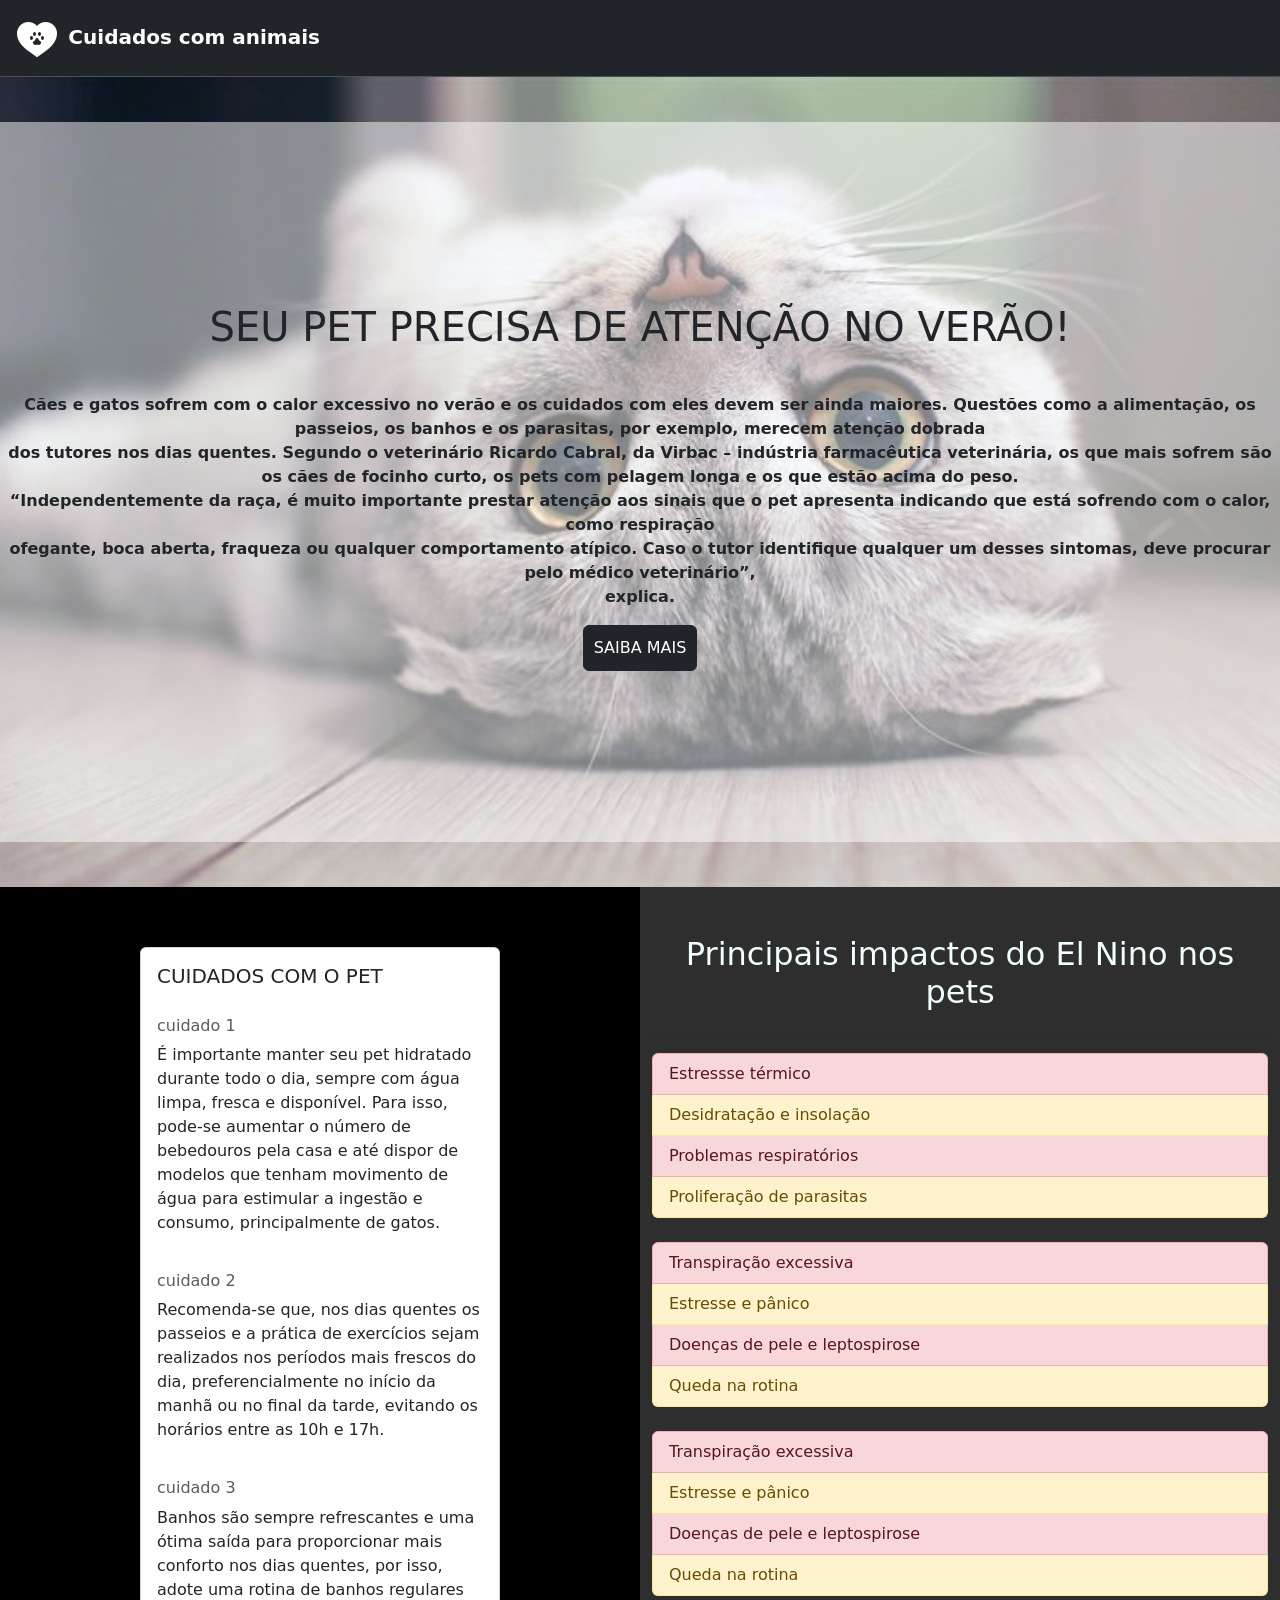
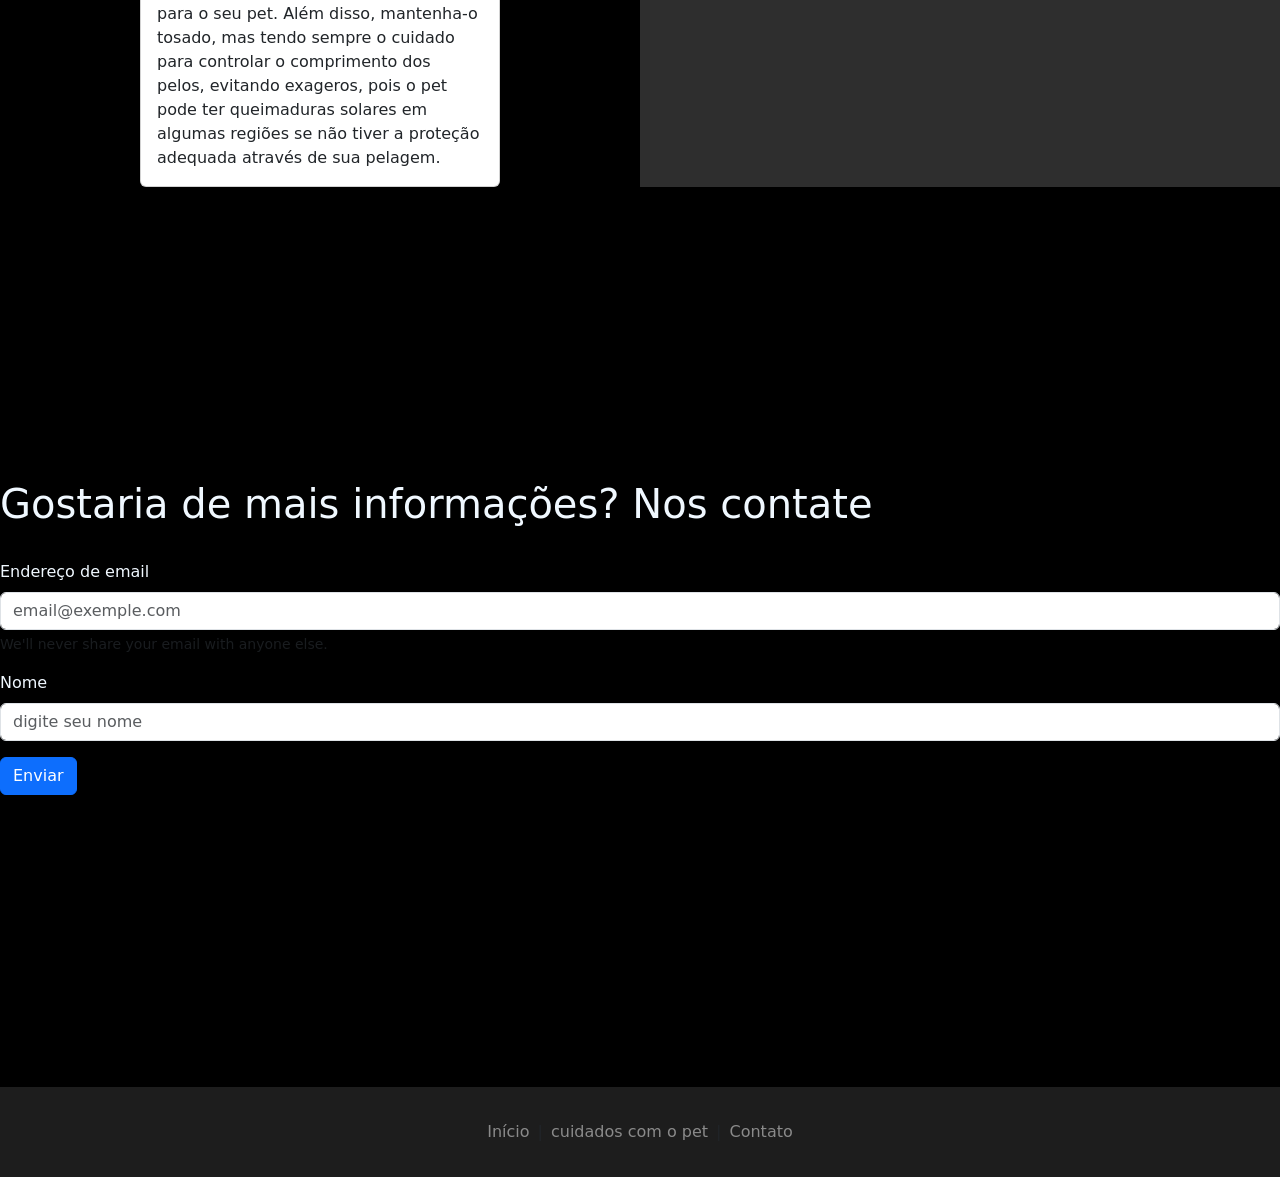
<file: projeto1/projeto01.html>
<!doctype html>
<html lang="en">

<head>
    <meta charset="utf-8">
    <meta name="viewport" content="width=device-width, initial-scale=1">
    <title>Bootstrap demo</title>

    <link href="https://cdn.jsdelivr.net/npm/bootstrap@5.3.8/dist/css/bootstrap.min.css" rel="stylesheet"
        integrity="sha384-sRIl4kxILFvY47J16cr9ZwB07vP4J8+LH7qKQnuqkuIAvNWLzeN8tE5YBujZqJLB" crossorigin="anonymous">

    <style>
        * {
            margin: 0;
            padding: 0;
        }

        #btn-saiba-mais:hover {
            background-color: rgb(230, 230, 230);
            color: black;
            border: rgb(216, 216, 216)
        }

        html {
            scroll-behavior: smooth
        }

        input {
            width: 80px;
        }

        a {
            text-decoration: none;
            color: rgb(138, 138, 138);
        }

        a:hover {
            color: aliceblue;
        }
    </style>
</head>

<body>


    <div style="min-height: 100vh;">
        <header id="inicio" style="min-height: 8vh">
            <nav class="navbar bg-dark border-bottom border-body" data-bs-theme="dark">
                <div class="container-fluid">
                    <a id="a-pg-1" class="navbar-brand" href="#" style="color: rgb(255, 255, 255);">
                        <img width="50" height="50"
                            src="../projeto1/imagens/icons8-cópia-da-pata-do-cão-50.png"
                            alt="dog-paw-print" />
                        <strong>Cuidados com animais</strong>
                    </a>
                </div>
            </nav>
        </header>
        <main>
            <!-- pg1 -->
            <section
                style="min-height:90vh;background-color: antiquewhite; background-image: url('./imagens/gatinho.jpg'); background-repeat: no-repeat; background-size: cover;
            background-position: center; display: flex; flex-direction: column; align-items: center; justify-content: center;">
                <Section
                    style="display: flex; flex-direction: column; align-items: center; justify-content: center; background-color:rgba(255, 255, 255, 0.5); height: 80vh; width: 100%; text-align:center;">

                    <h1 style=" padding: 10px; border-radius: 15px;">SEU PET PRECISA DE ATENÇÃO NO VERÃO!</h1>
                    <br>
                    <p> <strong>Cães e gatos sofrem com o calor excessivo no verão e os cuidados com eles devem ser
                            ainda maiores. Questões como a alimentação, os passeios, os banhos e os parasitas, por
                            exemplo, merecem atenção dobrada <br> dos tutores nos dias quentes. Segundo o veterinário
                            Ricardo Cabral, da Virbac – indústria farmacêutica veterinária, os que mais sofrem são os
                            cães de focinho curto, os pets com pelagem longa e os que estão acima do peso. <br>
                            “Independentemente da raça, é muito importante prestar atenção aos sinais que o pet
                            apresenta indicando que está sofrendo com o calor, como respiração <br> ofegante, boca
                            aberta, fraqueza ou qualquer comportamento atípico. Caso o tutor identifique qualquer um
                            desses sintomas, deve procurar pelo médico veterinário”, <br>explica.</p> </strong>
                    <button id="btn-saiba-mais" type="button" class="btn btn-dark" style="padding: 10px;"><a
                            style="color: white; text-decoration: none;" href="#pg-2"> SAIBA MAIS</a></button>

                </Section>

            </section>





            <!-- pg2 -->
            <section id="pg-2" style="min-height: 100vh; background-color: rgb(0, 0, 0); display: flex;">
                <div class="container-fluid">
                    <div class="row" style="min-height: 100vh;">
                        <!-- coluna esquerda -->
                        <div class="col-12 col-md-6 d-flex flex-column align-items-center"
                            style="background-color: rgb(0, 0, 0);">

                            <div class="card" style="width: 18rem; width: 40vh; margin-top: 60px;">
                                <div class="card-body">
                                    <h5 class="card-title">CUIDADOS COM O PET</h5>
                                    <br>
                                    <h6 class="card-subtitle mb-2 text-body-secondary">cuidado 1</h6>
                                    <p class="card-text">É importante manter seu pet hidratado durante todo o dia,
                                        sempre com água limpa, fresca e disponível. Para isso, pode-se aumentar o número
                                        de bebedouros pela casa e até dispor de modelos que tenham movimento de água
                                        para estimular a ingestão e consumo, principalmente de gatos.</p>
                                    <br>
                                    <h6 class="card-subtitle mb-2 text-body-secondary">cuidado 2</h6>

                                    <p class="card-text">Recomenda-se que, nos dias quentes os passeios e a prática de
                                        exercícios sejam realizados nos períodos mais frescos do dia, preferencialmente
                                        no início da manhã ou no final da tarde, evitando os horários entre as 10h e
                                        17h. </p>
                                    <br>
                                    <h6 class="card-subtitle mb-2 text-body-secondary">cuidado 3</h6>
                                    <p class="card-text">Banhos são sempre refrescantes e uma ótima saída para
                                        proporcionar mais conforto nos dias quentes, por isso, adote uma rotina de
                                        banhos regulares para o seu pet. Além disso, mantenha-o tosado, mas tendo sempre
                                        o cuidado para controlar o comprimento dos pelos, evitando exageros, pois o pet
                                        pode ter queimaduras solares em algumas regiões se não tiver a proteção adequada
                                        através de sua pelagem.</p>
                                </div>
                            </div>
                        </div>
                        <!-- clona direita -->
                        <div class="col-12 col-md-6 d-flex flex-column align-items-center; text-align: center"
                            style="background-color: rgb(46, 46, 46);">
                            <br><br>
                            <h2 style="color: azure; text-align: center;">Principais impactos do El Nino nos pets</h2>
                            <hr>
                            <div class="list-group">

                                <a href=""
                                    class="list-group-item list-group-item-action list-group-item-danger">Estressse
                                    térmico</a>
                                <a href=""
                                    class="list-group-item list-group-item-action list-group-item-warning">Desidratação
                                    e insolação</a>
                                <a href=""
                                    class="list-group-item list-group-item-action list-group-item-danger">Problemas
                                    respiratórios</a>
                                <a href=""
                                    class="list-group-item list-group-item-action list-group-item-warning">Proliferação
                                    de parasitas</a>
                            </div>
                            <br>
                            <div class="list-group">

                                <a href=""
                                    class="list-group-item list-group-item-action list-group-item-danger">Transpiração
                                    excessiva</a>
                                <a href=""
                                    class="list-group-item list-group-item-action list-group-item-warning">Estresse e
                                    pânico</a>
                                <a href="" class="list-group-item list-group-item-action list-group-item-danger">Doenças
                                    de pele e leptospirose</a>
                                <a href="" class="list-group-item list-group-item-action list-group-item-warning">Queda
                                    na rotina</a>
                            </div>
                            <br>
                            <div class="list-group">

                                <a href=""
                                    class="list-group-item list-group-item-action list-group-item-danger">Transpiração
                                    excessiva</a>
                                <a href=""
                                    class="list-group-item list-group-item-action list-group-item-warning">Estresse e
                                    pânico</a>
                                <a href="" class="list-group-item list-group-item-action list-group-item-danger">Doenças
                                    de pele e leptospirose</a>
                                <a href="" class="list-group-item list-group-item-action list-group-item-warning">Queda
                                    na rotina</a>
                            </div>
                        </div>

                    </div>


                </div>
            </section>

            <!--pg3 -->
            <section id="pg-3" class="d-flex justify-content-center alighn-itens-center flex-column"
                style="min-height: 100vh; background-color: black;">

                <h1 style="color:aliceblue">Gostaria de mais informações? Nos contate</h1>
                <br>
                <form style="color: aliceblue;">
                    <div class="mb-3">
                        <label for="exampleInputEmail1" class="form-label">Endereço de email</label>
                        <input type="email" class="form-control" id="exampleInputEmail1" aria-describedby="emailHelp" placeholder="email@exemple.com">
                        <div id="emailHelp" class="form-text">We'll never share your email with anyone else.</div>
                    </div>
                    <div class="mb-3">
                        <label for="exampleInputPassword1" class="form-label">Nome</label>
                        <input type="password" class="form-control" id="exampleInputPassword1" placeholder="digite seu nome">
                    </div>
                
                    <button type="submit" class="btn btn-primary">Enviar</button>
                </form>

            </section>
        </main>
        <footer class="mt-auto d-flex alighn-itens-center justify-content-center gap-2"
            style="min-height: 10vh; background-color: rgb(29, 29, 29); display: flex; align-items: center; text-align: center; justify-content: center;">
            <a href="#inicio">Início</a> | <a href="#pg-2">cuidados com o pet</a> | <a href="#pg-3">Contato</a>
        </footer>




    </div>
    <script src="https://cdn.jsdelivr.net/npm/bootstrap@5.3.8/dist/js/bootstrap.bundle.min.js"
        integrity="sha384-FKyoEForCGlyvwx9Hj09JcYn3nv7wiPVlz7YYwJrWVcXK/BmnVDxM+D2scQbITxI"
        crossorigin="anonymous"></script>
</body>

</html>
</file>
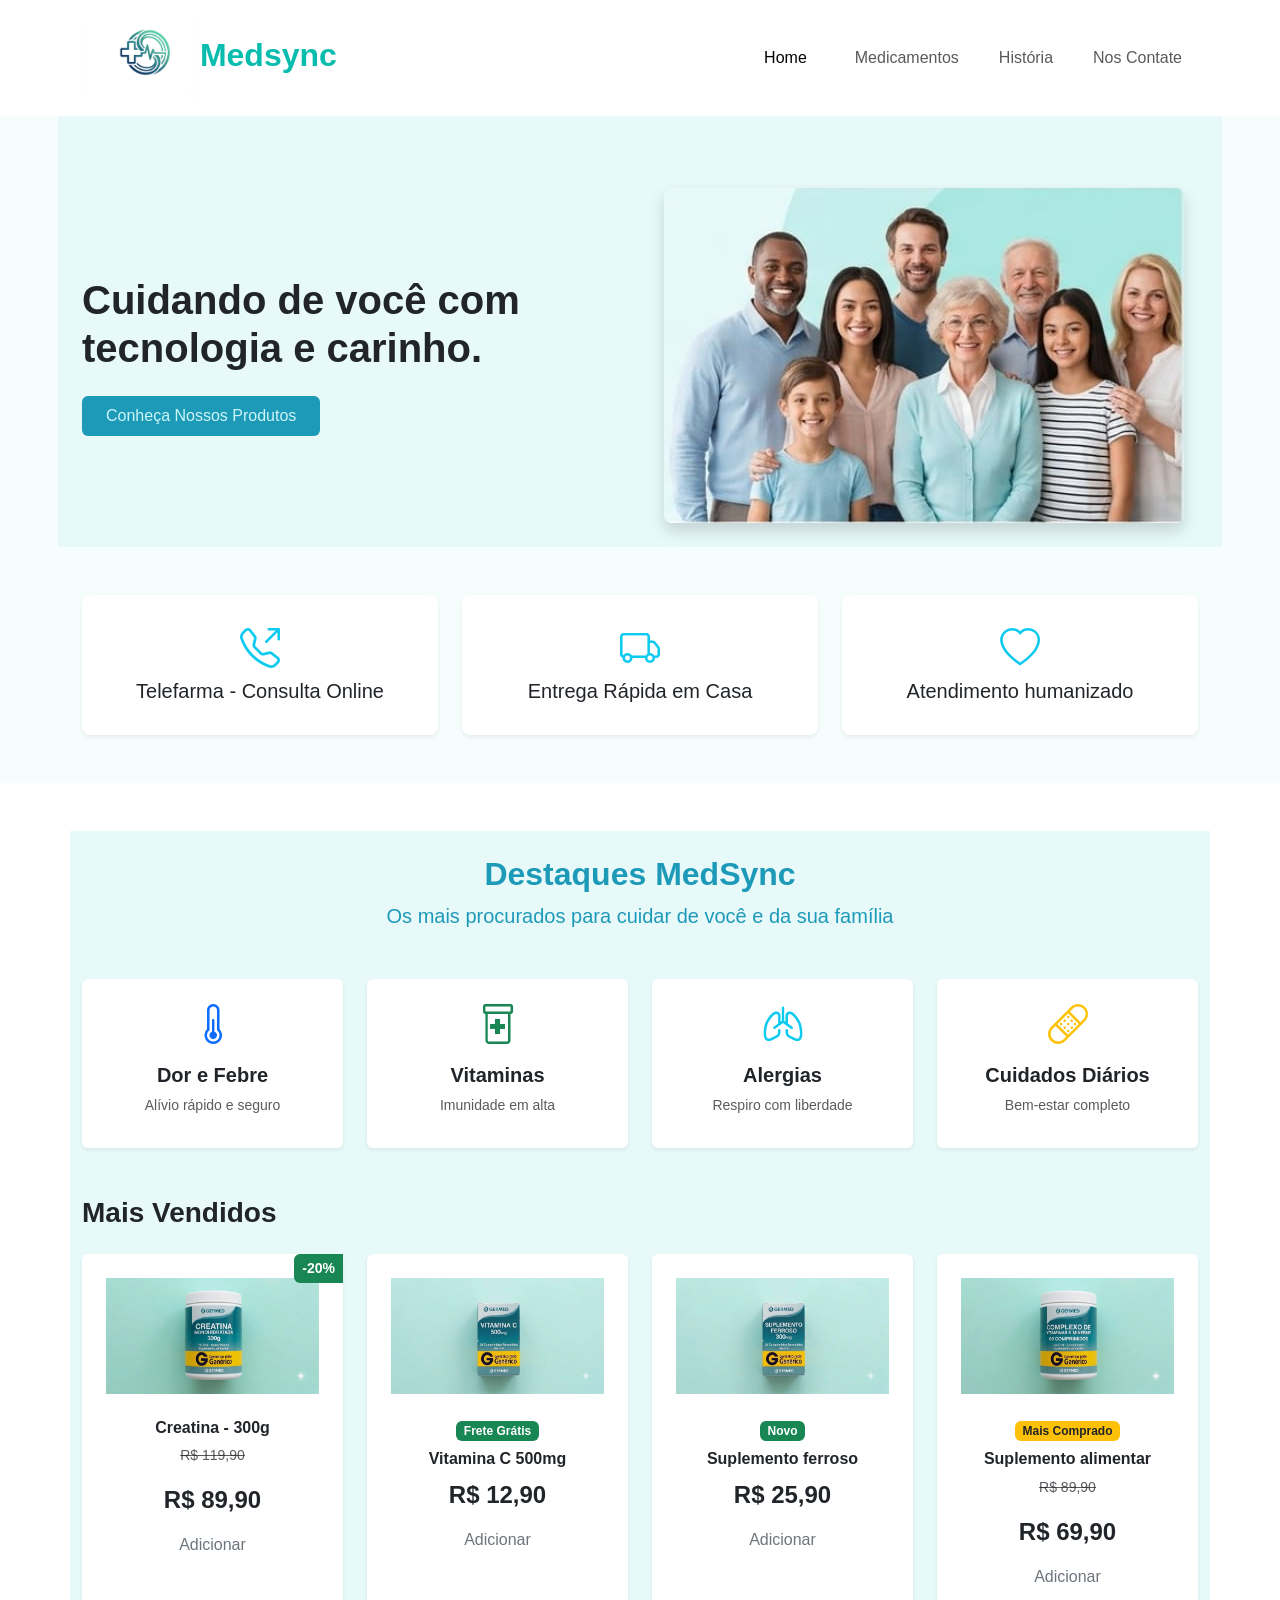
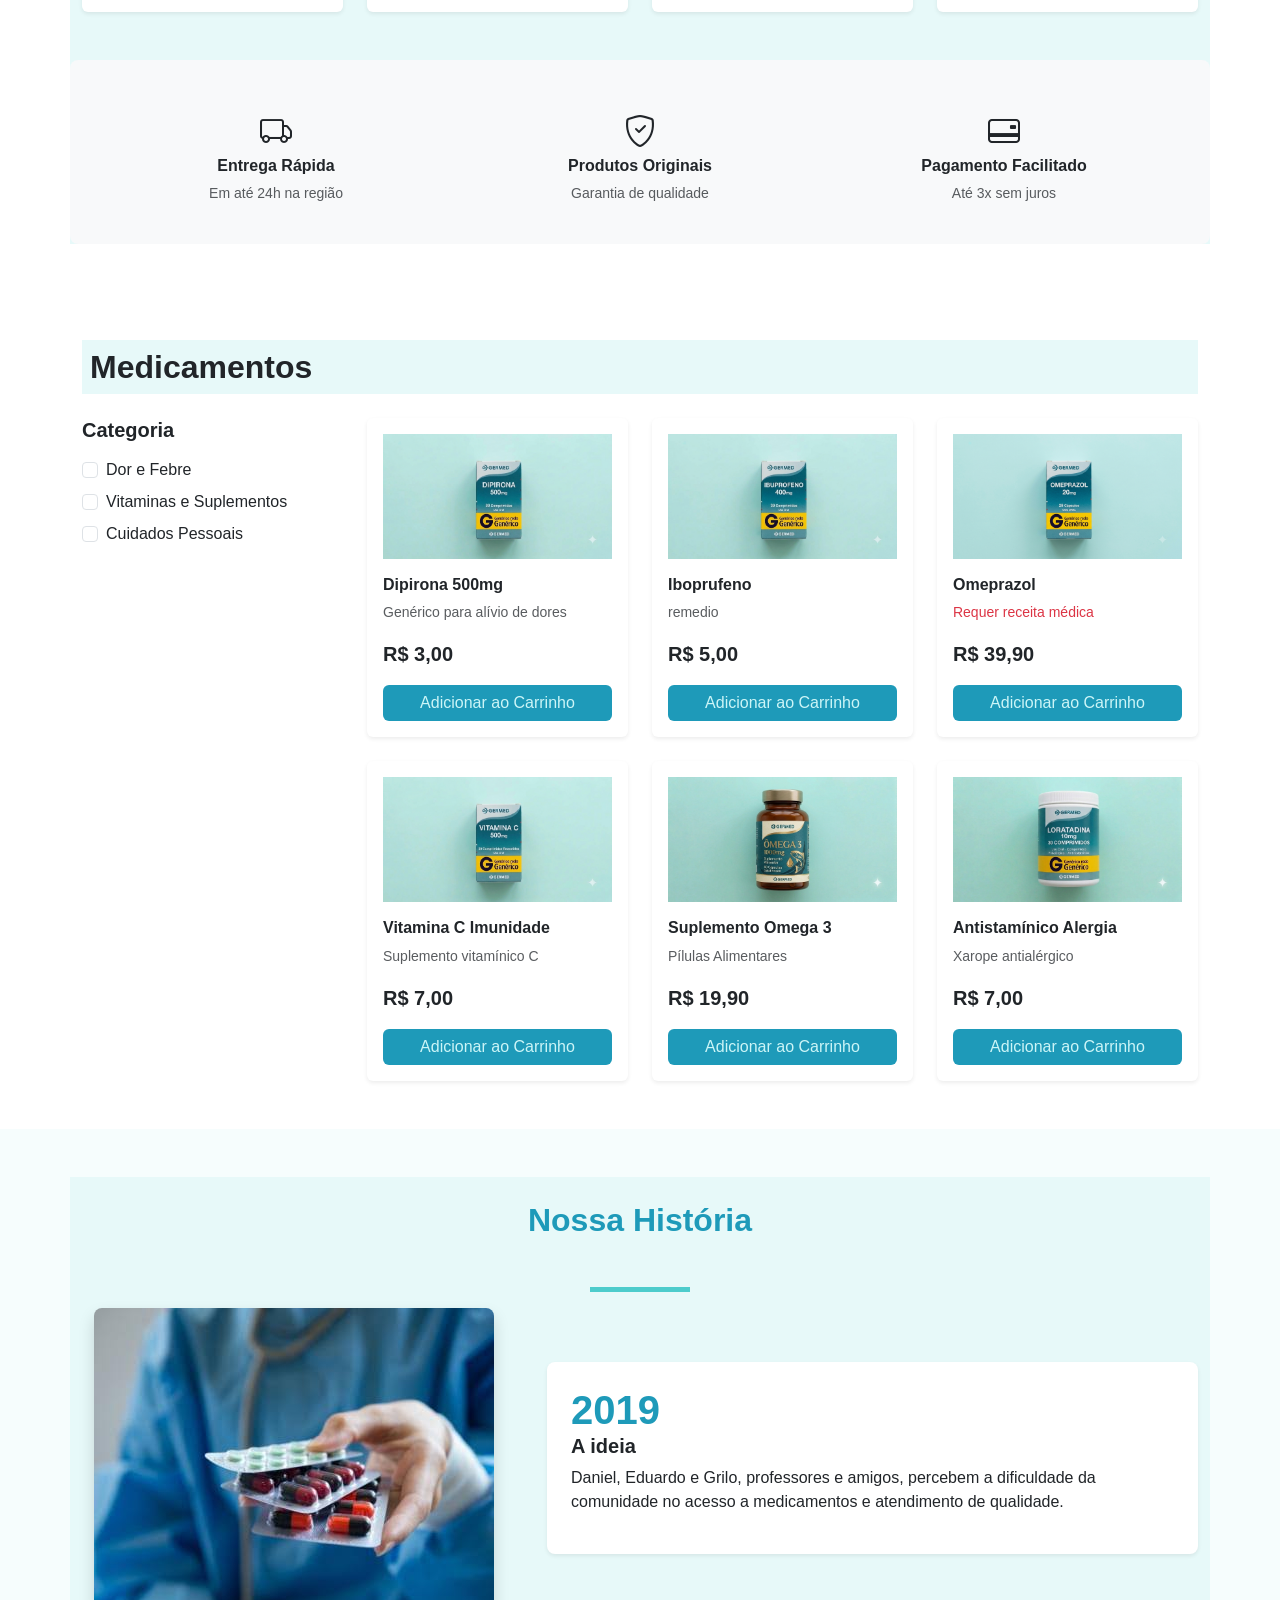
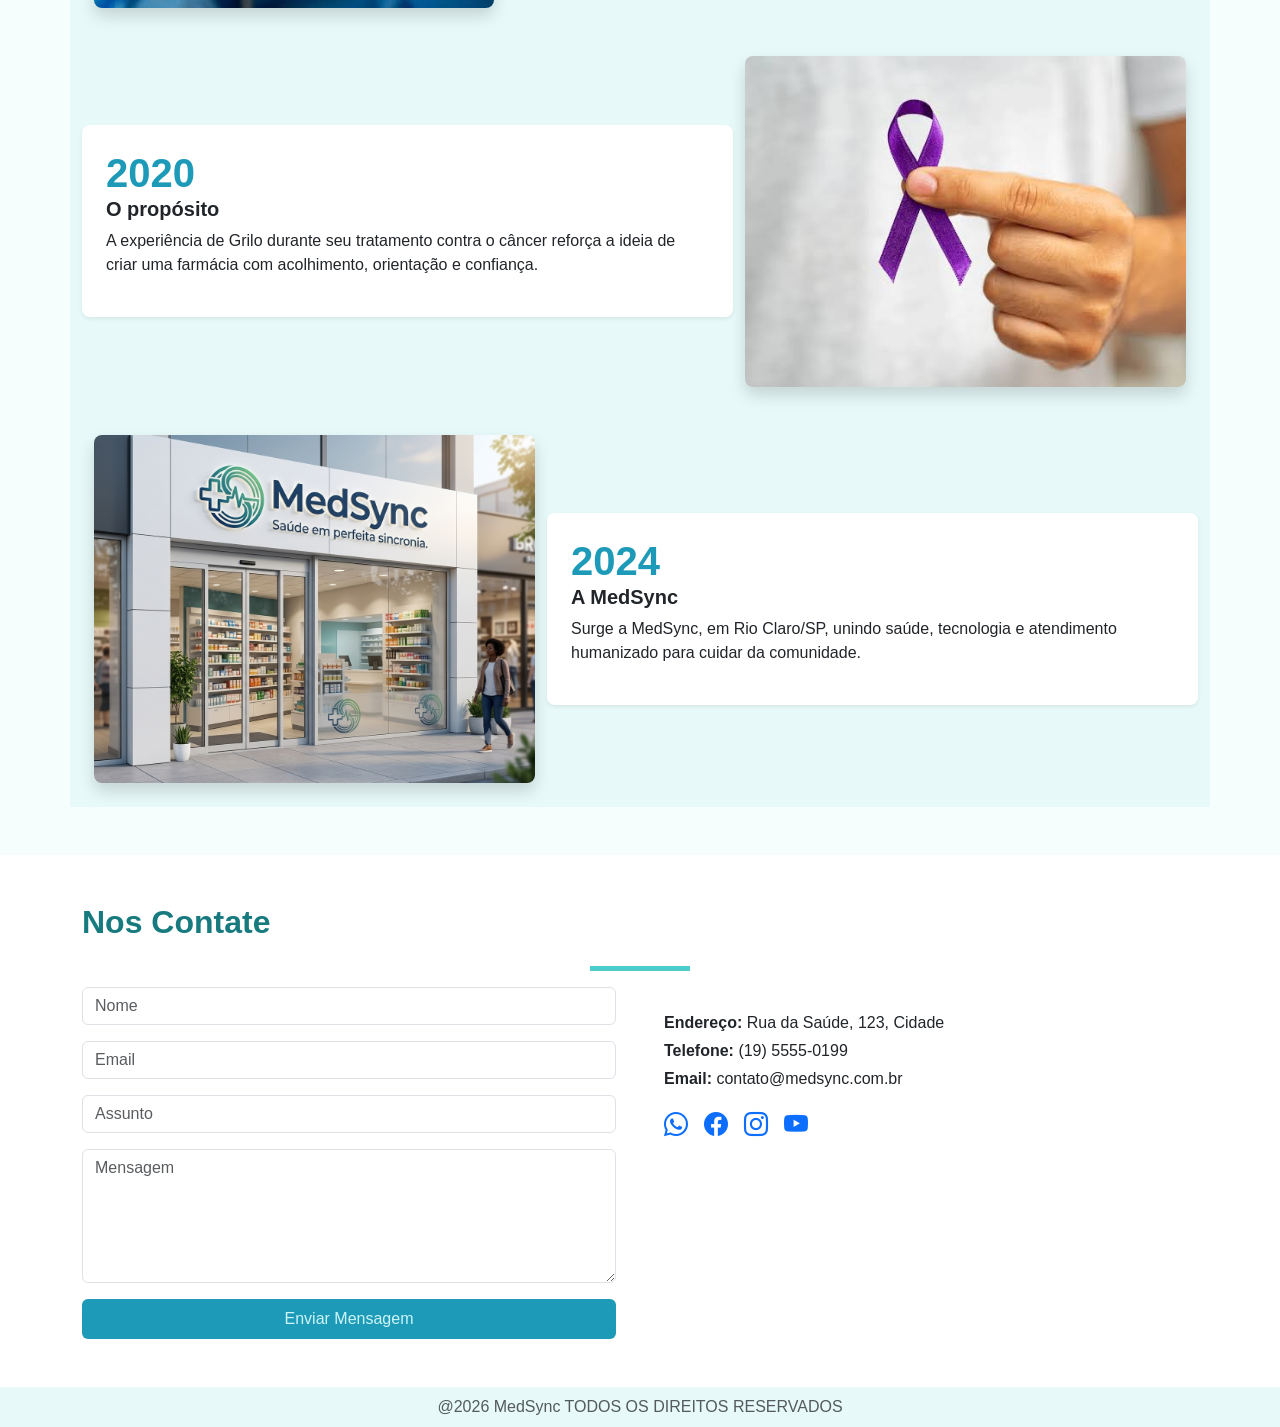
<file: projeto3/Medsync.html>
<!DOCTYPE html>
<html lang="pt-BR">

<head>
    <meta charset="UTF-8">
    <meta name="viewport" content="width=device-width, initial-scale=1.0">
    <title>Medsync - Tecnologia e carinho</title>

    <link href="https://cdn.jsdelivr.net/npm/bootstrap@5.3.3/dist/css/bootstrap.min.css" rel="stylesheet">
    <link rel="stylesheet" href="https://cdn.jsdelivr.net/npm/bootstrap-icons@1.11.3/font/bootstrap-icons.min.css">
    <style>
        *{padding: 0;
        margin: 0;}

        .item:hover{ 
            background-color: rgb(64, 182, 218)!important;
            color: #f6fdfd!important;
            border-radius: 20px;
        }
        .blue{
            color: rgb(30, 154, 185)!important;

        }

        .background {
            background-color: rgba(231, 249, 249);

        }

        .line {
            background-color: rgb(77, 204, 204);
            height: 5px;
            width: 100px;
        }

        body {
            font-family: 'Segoe UI', sans-serif;
        }
    
        .cor {background-color: rgb(30, 154, 185) !important; 
            border: none !important;
        color: #ccf5f7!important;}
    </style>
</head>

<body >
    <main style="background-color:#f6fdfd;">
         <nav class="navbar navbar-expand-lg bg-white" style="background-color: #ccf5f7;" data-bs-theme="light">
            <div class="container">
                <a style="color: rgb(8, 189, 174) !important;" class="navbar-brand fw-bold fs-2 text-primary" href="#home">
                    <i class="me-1"> <img height="90px" src="./Imagens/logo1 (2).png" alt=""></i>Medsync
                </a>
                <button class="navbar-toggler" data-bs-toggle="collapse" data-bs-target="#navMenu">
                    <span class="navbar-toggler-icon"></span>
                </button>
                <div class="collapse navbar-collapse" id="navMenu">
                    <ul class="navbar-nav ms-auto align-items-center gap-2">
                        <li><a class="nav-link px-4 py-2 active item" href="#home">Home</a></li>
                        <li><a class="nav-link px-3 item " href="#medicamentos">Medicamentos</a></li>
                        <li><a class="nav-link px-3 item" href="#historia">História</a></li>
                        <li><a class="nav-link px-3 item" href="#contato">Nos Contate</a></li>
                    </ul>
                </div>
            </div>
        </nav>
        <nav class="navbar navbar-expand-lg bg-white fixed-top" style="background-color: #ccf5f7;" data-bs-theme="light">
            <div class="container">
                <a style="color: rgb(8, 189, 174) !important;" class="navbar-brand fw-bold fs-2 text-primary" href="#home">
                    <i class="me-1"> <img height="90px" src="./Imagens/logo1 (2).png" alt=""></i>Medsync
                </a>
                <button class="navbar-toggler" data-bs-toggle="collapse" data-bs-target="#navMenu">
                    <span class="navbar-toggler-icon"></span>
                </button>
                <div class="collapse navbar-collapse" id="navMenu">
                    <ul class="navbar-nav ms-auto align-items-center gap-2">
                        <li><a class="nav-link px-4 py-2 active item" href="#home">Home</a></li>
                        <li><a class="nav-link px-3 item" href="#medicamentos">Medicamentos</a></li>
                        <li><a class="nav-link px-3 item" href="#historia">História</a></li>
                        <li><a class="nav-link px-3 item" href="#contato">Nos Contate</a></li>
                    </ul>
                </div>
            </div>
        </nav>

        <!-- HOME -->
        <section id="home" class=" py-5">
            <div class="container">
                <div class="bakground row align-items-center g-5 py-4 background">
                    <div class="col-md-6 background">
                        <h1 class="fw-bold mb-4">Cuidando de você com tecnologia e carinho.</h1>
                        <a href="#medicamentos" class="btn btn-primary px-4 py-2 cor">Conheça Nossos Produtos</a>
                    </div>
                    <div class="col-md-6 background">
                        <img src="./Imagens/pessoas.jpeg" class="img-fluid rounded-3 shadow" alt="Família">
                    </div>
                </div>
                <div class="row g-4 mt-4">
                    <div class="col-md-4">
                        <div class="bg-white p-4 rounded-3 shadow-sm text-center"><i
                                class="bi bi-telephone-outbound fs-1 text-info mb-2"></i>
                            <h5>Telefarma - Consulta Online</h5>
                        </div>
                    </div>
                    <div class="col-md-4">
                        <div class="bg-white p-4 rounded-3 shadow-sm text-center"><i
                                class="bi bi-truck fs-1 text-info mb-2"></i>
                            <h5>Entrega Rápida em Casa</h5>
                        </div>
                    </div>
                    <div class="col-md-4">
                        <div class="bg-white p-4 rounded-3 shadow-sm text-center"><i
                                class="bi bi-heart fs-1 text-info mb-2"></i>
                            <h5>Atendimento humanizado</h5>
                        </div>
                    </div>
                </div>
            </div>
        </section>

        <!-- DESTAQUES -->


        <section id="destaques" class="bg-white py-5">
            <div class="container background">
                <div class="text-center mb-5">
                    <br>
                    <h2 class="fw-bold blue">Destaques MedSync</h2>
                    <p class="text-muted fs-5 blue">Os mais procurados para cuidar de você e da sua família</p>
                </div>

                <!-- Categorias em Destaque -->
                <div class="row g-4 mb-5">
                    <div class="col-md-3 col-sm-6">
                        <div class="card h-100 border-0 shadow-sm text-center p-3">
                            <i class="bi bi-thermometer-half fs-1 text-primary mb-2"></i>
                            <h5 class="fw-semibold">Dor e Febre</h5>
                            <p class="text-muted small">Alívio rápido e seguro</p>
                        </div>
                    </div>
                    <div class="col-md-3 col-sm-6">
                        <div class="card h-100 border-0 shadow-sm text-center p-3">
                            <i class="bi bi-prescription2 fs-1 text-success mb-2"></i>
                            <h5 class="fw-semibold ">Vitaminas</h5>
                            <p class="text-muted small">Imunidade em alta</p>
                        </div>
                    </div>
                    <div class="col-md-3 col-sm-6">
                        <div class="card h-100 border-0 shadow-sm text-center p-3">
                            <i class="bi bi-lungs fs-1 text-info mb-2"></i>
                            <h5 class="fw-semibold">Alergias</h5>
                            <p class="text-muted small">Respiro com liberdade</p>
                        </div>
                    </div>
                    <div class="col-md-3 col-sm-6">
                        <div class="card h-100 border-0 shadow-sm text-center p-3">
                            <i class="bi bi-bandaid fs-1 text-warning mb-2"></i>
                            <h5 class="fw-semibold">Cuidados Diários</h5>
                            <p class="text-muted small">Bem-estar completo</p>

                        </div>
                    </div>
                </div>

                <!-- Produtos em Destaque -->
                <h3 class="fw-semibold mb-4"> Mais Vendidos</h3>
                <div class="row g-4">
                    <!-- Destaque 1 -->
                    <div class="col-lg-3 col-md-4 col-sm-6">
                        <div class="card h-100 border-0 shadow-sm position-relative">
                            <span
                                class="position-absolute top-0 end-0 bg-success text-white px-2 py-1 rounded-start small fw-semibold">-20%</span>
                            <img src="./Imagens/creatina.png" class="card-img-top p-4" alt="Analgésico">
                            <div class="card-body pt-0 text-center">
                                <h6 class="fw-semibold">Creatina - 300g</h6>
                                <p class="text-decoration-line-through text-muted small">R$ 119,90</p>
                                <p class="fw-bold text-teal fs-4 mb-2">R$ 89,90</p>
                                <button class="btn text-secondary w-100">Adicionar</button>
                            </div>
                        </div>
                    </div>
                    <!-- Destaque 2 -->
                    <div class="col-lg-3 col-md-4 col-sm-6">
                        <div class="card h-100 border-0 shadow-sm">
                            <img src="./Imagens/vitamina c.png" class="card-img-top p-4" alt="Vitamina C">
                            <div class="card-body pt-0 text-center">
                                <span class="badge bg-success mb-2"> Frete Grátis</span>
                                <h6 class="fw-semibold">Vitamina C 500mg</h6>
                                <p class="fw-bold text-teal fs-4 mb-2">R$ 12,90</p>
                                <button class="btn text-secondary w-100">Adicionar</button>
                            </div>
                        </div>
                    </div>
                    <!-- Destaque 3 -->
                    <div class="col-lg-3 col-md-4 col-sm-6">
                        <div class="card h-100 border-0 shadow-sm position-relative">

                            <img src="./Imagens/ferro.png" class="card-img-top p-4" alt="Antialérgico">
                            <div class="card-body pt-0 text-center">
                                <span class="badge bg-success  mb-2">Novo</span>
                                <h6 class="fw-semibold">Suplemento ferroso</h6>
                                <p class="fw-bold text-teal fs-4 mb-2">R$ 25,90</p>
                                <button class="btn text-secondary w-100">Adicionar</button>
                            </div>
                        </div>
                    </div>
                    <!-- Destaque 4 -->
                    <div class="col-lg-3 col-md-4 col-sm-6">
                        <div class="card h-100 border-0 shadow-sm">
                            <img src="./Imagens/complexo.png" class="card-img-top p-4" alt="Kit Família">
                            <div class="card-body pt-0 text-center">
                                <span class="badge bg-warning text-dark mb-2">Mais Comprado</span>
                                <h6 class="fw-semibold">Suplemento alimentar</h6>
                                <p class="text-decoration-line-through text-muted small">R$ 89,90</p>
                                <p class="fw-bold text-teal fs-4 mb-2">R$ 69,90</p>
                                <button class="btn text-secondary w-100">Adicionar</button>
                            </div>
                        </div>
                    </div>
                </div>

                <!-- 3 destaques -->
                <div class="row bg-light rounded-3 p-4 mt-5 g-4">
                    <div class="col-md-4 text-center">
                        <i class="bi bi-truck fs-2 text-teal mb-2"></i>
                        <h6 class="fw-semibold">Entrega Rápida</h6>
                        <p class="text-muted small">Em até 24h na região</p>
                    </div>
                    <div class="col-md-4 text-center">
                        <i class="bi bi-shield-check fs-2 text-teal mb-2"></i>
                        <h6 class="fw-semibold">Produtos Originais</h6>
                        <p class="text-muted small">Garantia de qualidade</p>
                    </div>
                    <div class="col-md-4 text-center">
                        <i class="bi bi-credit-card-2-back fs-2 text-teal mb-2"></i>
                        <h6 class="fw-semibold">Pagamento Facilitado</h6>
                        <p class="text-muted small">Até 3x sem juros</p>
                    </div>
                </div>
            </div>
        </section>

        <!-- MEDICAMENTOS -->
        <section id="medicamentos" class="bg-white py-5">
            <div class="container">
                <h2 class="fw-bold mb-4 background p-2 " >Medicamentos</h2>
                <div class="row g-4">
                    <!-- Filtros -->
                    <div class="col-lg-3 ">
                        <h5 class="fw-semibold mb-3">Categoria</h5>
                        <div class="form-check mb-2"><input class="form-check-input" type="checkbox" id="cat1"><label
                                class="form-check-label" for="cat1">Dor e Febre</label></div>
                        <div class="form-check mb-2"><input class="form-check-input" type="checkbox" id="cat2"><label
                                class="form-check-label" for="cat2">Vitaminas e Suplementos</label></div>
                        <div class="form-check mb-4"><input class="form-check-input" type="checkbox" id="cat3"><label
                                class="form-check-label" for="cat3">Cuidados Pessoais</label></div>
                    </div>
                    <!-- Produtos -->
                    <div class="col-lg-9">
                        <div class="row g-4">
                            <!-- Item 1 -->
                            <div class="col-md-4 col-sm-6">
                                <div class="card h-100 border-0 shadow-sm">
                                    <img src="./Imagens/dipirona.png" class="card-img-top p-3" alt="...">
                                    <div class="card-body pt-0">
                                        <h6 class="fw-semibold">Dipirona 500mg</h6>
                                        <p class="card-text small text-muted">Genérico para alívio de dores</p>
                                        <p class="fw-bold text-teal fs-5">R$ 3,00</p>
                                        <button class="btn cor w-100">Adicionar ao Carrinho</button>
                                    </div>
                                </div>
                            </div>
                            <!-- Item 2 -->
                            <div class="col-md-4 col-sm-6">
                                <div class="card h-100 border-0 shadow-sm">
                                    <img src="./Imagens/ibuprofeno.png" class="card-img-top p-3" alt="...">
                                    <div class="card-body pt-0">
                                        <h6 class="fw-semibold">Iboprufeno</h6>
                                        <p class="card-text small text-muted">remedio</p>
                                        <p class="fw-bold text-teal fs-5">R$ 5,00</p>
                                        <button class="btn cor w-100">Adicionar ao Carrinho</button>
                                    </div>
                                </div>
                            </div>
                            <!-- Item 3 -->
                            <div class="col-md-4 col-sm-6">
                                <div class="card h-100 border-0 shadow-sm">
                                    <img src="./Imagens/omeprazol.png" class="card-img-top p-3" alt="...">
                                    <div class="card-body pt-0">
                                        <h6 class="fw-semibold">Omeprazol</h6>
                                        <p class="card-text small text-danger">Requer receita médica</p>
                                        <p class="fw-bold text-teal fs-5">R$ 39,90</p>
                                        <button type="button" class="btn cor w-100" data-bs-toggle="modal"
                                            data-bs-target="#meuModal">
                                            Adicionar ao Carrinho
                                        </button>


                                    </div>
                                </div>
                            </div>
                            <!-- Item 4 -->
                            <div class="col-md-4 col-sm-6">
                                <div class="card h-100 border-0 shadow-sm">
                                    <img src="./Imagens/vitamina c.png" class="card-img-top p-3" alt="...">
                                    <div class="card-body pt-0">
                                        <h6 class="fw-semibold">Vitamina C Imunidade</h6>
                                        <p class="card-text small text-muted">Suplemento vitamínico C</p>
                                        <p class="fw-bold text-teal fs-5">R$ 7,00</p>
                                        <button class="btn cor w-100">Adicionar ao Carrinho</button>
                                    </div>
                                </div>
                            </div>
                            <!-- Item 5 -->
                            <div class="col-md-4 col-sm-6">
                                <div class="card h-100 border-0 shadow-sm">
                                    <img src="./Imagens/omega3.png" class="card-img-top p-3" alt="...">
                                    <div class="card-body pt-0">
                                        <h6 class="fw-semibold">Suplemento Omega 3</h6>
                                        <p class="card-text small text-muted">Pílulas Alimentares</p>
                                        <p class="fw-bold text-teal fs-5">R$ 19,90</p>
                                        <button class="btn cor w-100">Adicionar ao Carrinho</button>
                                    </div>
                                </div>
                            </div>
                            <!-- Item 6 -->
                            <div class="col-md-4 col-sm-6">
                                <div class="card h-100 border-0 shadow-sm">
                                    <img src="./Imagens/antialergico.png" class="card-img-top p-3" alt="...">
                                    <div class="card-body pt-0">
                                        <h6 class="fw-semibold">Antistamínico Alergia</h6>
                                        <p class="card-text small text-muted">Xarope antialérgico</p>
                                        <p class="fw-bold text-teal fs-5">R$ 7,00</p>
                                        <button class="btn cor w-100">Adicionar ao Carrinho</button>
                                    </div>
                                </div>
                            </div>
                        </div>
                    </div>
                </div>
            </div>
        </section>

        <!-- HISTÓRIA -->
        <section id="historia" class="bg-gradient-cyan py-5">
            <div class="container background p-4">
                <h2 class="fw-bold mb-5 text-center text-primary blue">Nossa História</h2>
                <div class="d-flex align-items-center justify-content-center">
                    <div class="line mb-3"> </div>
                </div>
                <div class="timeline-item mb-5">
                    <div class="row align-items-center g-4">
                        <div class="col-md-5"><img src="./Imagens/historia1.jpg" class="img-fluid rounded-3 shadow">
                        </div>
                        <div class="col-md-7 bg-white p-4 rounded-3 shadow-sm">
                            <h3 class="fw-bold text-primary fs-1 mb-0 blue">2019</h3>
                            <h5 class="fw-semibold">A ideia</h5>
                            <p>Daniel, Eduardo e Grilo, professores e amigos, percebem a dificuldade da comunidade no
                                acesso
                                a medicamentos e atendimento de qualidade.</p>
                        </div>
                    </div>
                </div>
                <div class="timeline-item mb-5">
                    <div class="row align-items-center g-4 flex-md-row-reverse">
                        <div class="col-md-5"><img src="./Imagens/historia2.jpg" class="img-fluid rounded-3 shadow">
                        </div>
                        <div class="col-md-7 bg-white p-4 rounded-3 shadow-sm">
                            <h3 class="fw-bold text-primary fs-1 mb-0 blue">2020</h3>
                            <h5 class="fw-semibold">O propósito</h5>
                            <p>A experiência de Grilo durante seu tratamento contra o câncer reforça a ideia de criar
                                uma
                                farmácia com acolhimento, orientação e confiança.</p>
                        </div>
                    </div>
                </div>
                <div class="timeline-item">
                    <div class="row align-items-center g-4">
                        <div class="col-md-5"> <img src="./Imagens/frente.png" class="img-fluid rounded-3 shadow"
                                alt="2024"></div>
                        <div class="col-md-7 bg-white p-4 rounded-3 shadow-sm">
                            <h3 class="fw-bold text-primary fs-1 mb-0 blue">2024</h3>
                            <h5 class="fw-semibold">A MedSync</h5>
                            <p>Surge a MedSync, em Rio Claro/SP, unindo saúde, tecnologia e atendimento humanizado para
                                cuidar da comunidade.</p>
                        </div>
                    </div>
                </div>
            </div>
        </section>

        <!-- CONTATO -->
        <section id="contato" class="bg-white py-5">
            <div class="container">

                <h2 class="fw-bold mb-4 text-primary" style="color: rgb(22, 122, 126)!important;">Nos Contate</h2>
                <div class="d-flex align-items-center justify-content-center">
                    <div class="line mb-3"> </div>
                </div>
                <div class="row g-5">
                    <div class="col-md-6">
                        <form>
                            <input type="text" class="form-control mb-3" placeholder="Nome" >
                            <input type="email" class="form-control mb-3" placeholder="Email" >
                            <input type="text" class="form-control mb-3" placeholder="Assunto" >
                            <textarea class="form-control mb-3" rows="5" placeholder="Mensagem" ></textarea>
                            <button type="reset" class="btn cor w-100 py-2">Enviar Mensagem</button>
                        </form>
                    </div>
                    <div class="col-md-6">
                        <div class="rounded-3 overflow-hidden shadow-sm mb-4">
                        </div>
                        <p class="mb-1"><strong>Endereço:</strong> Rua da Saúde, 123, Cidade</p>
                        <p class="mb-1"><strong>Telefone:</strong> (19) 5555-0199</p>
                        <p class="mb-3"><strong>Email:</strong> contato@medsync.com.br</p>
                        <div class="d-flex gap-3 fs-4">
                            <a href="#" class="text-teal"><i class="bi bi-whatsapp"></i></a>
                            <a href="#" class="text-teal"><i class="bi bi-facebook"></i></a>
                            <a href="#" class="text-teal"><i class="bi bi-instagram"></i></a>
                            <a href="#" class="text-teal"><i class="bi bi-youtube"></i></a>
                        </div>
                    </div>
                </div>
            </div>
        </section>
    </main>
    <!-- FOOTER -->
    <ul class="nav mb-auto d-flex align-items-center justify-content-center background ">
        <li class="nav-item">
            <a class="nav-link disabled" aria-disabled="true">@2026 MedSync TODOS OS DIREITOS RESERVADOS </a>
        </li>
    </ul>

    <div class="modal fade" id="meuModal" tabindex="-1" aria-labelledby="exemploModalLabel" aria-hidden="true">
        <div class="modal-dialog">
            <div class="modal-content">


                <div class="modal-header">
                    <h5 class="modal-title" id="exemploModalLabel">Título do Modal</h5>
                    <button type="button" class="btn-close" data-bs-dismiss="modal" aria-label="Fechar"></button>
                </div>


                <div class="modal-body">
                    Eu declaro que tenho a receita médica necessária para comprar este produto.
                    <button type="button" class="btn btn-light">Adicionar foto da receita</button>
                </div>

                <div class="modal-footer">
                    <button type="button" class="btn btn-secondary" data-bs-dismiss="modal">Cancelar</button>
                    <button type="button" class="btn btn-primary">Salvar mudanças</button>
                </div>

            </div>
        </div>
    </div>


    <!-- Bootstrap JS -->
    <script src="https://cdn.jsdelivr.net/npm/bootstrap@5.3.3/dist/js/bootstrap.bundle.min.js"></script>
</body>

</html>
</file>
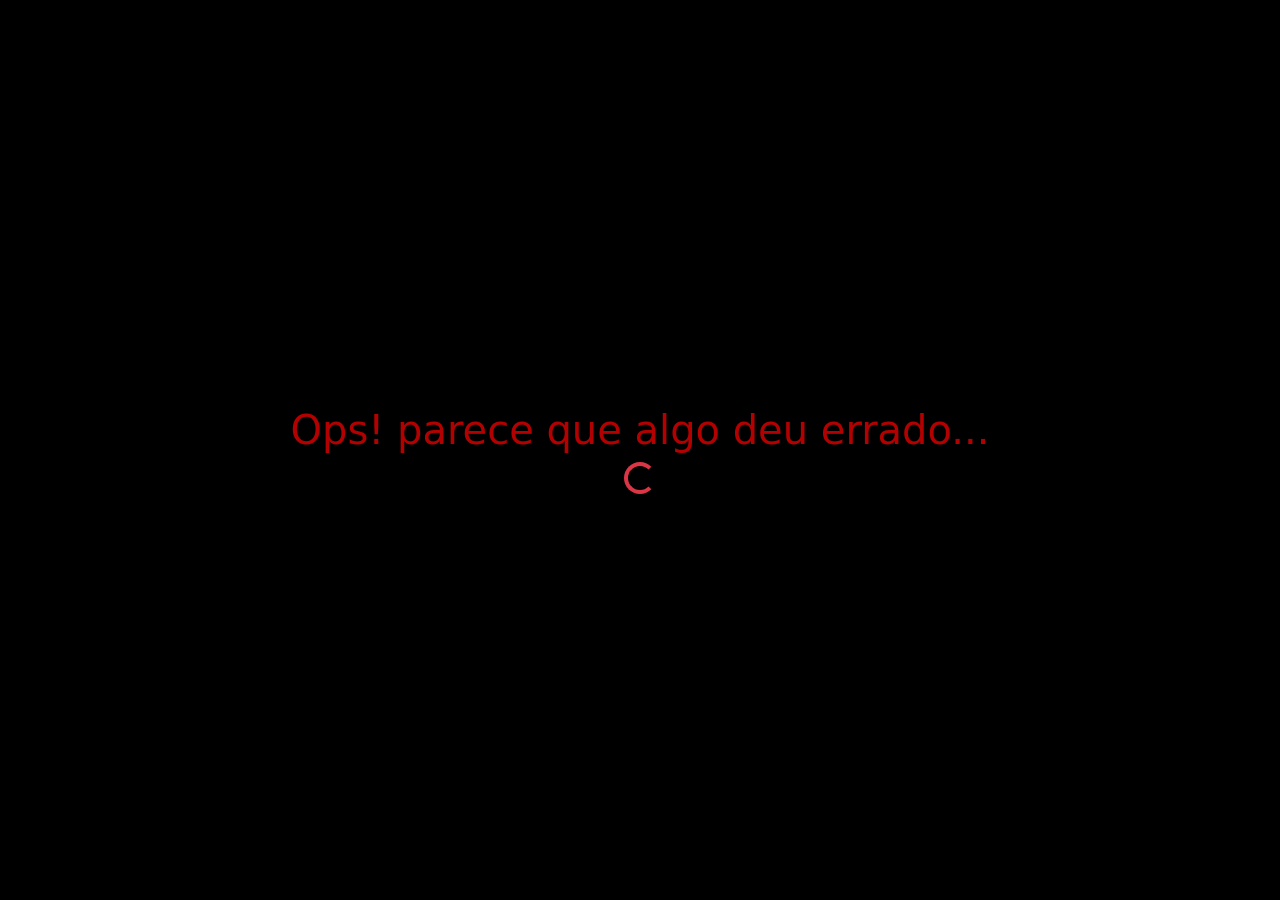
<file: projeto2/código/carregando.html>
<!doctype html>
<html lang="en">
  <head>
    <meta charset="utf-8">
    <meta name="viewport" content="width=device-width, initial-scale=1">
    <title>Bootstrap demo</title>
    <link href="https://cdn.jsdelivr.net/npm/bootstrap@5.3.8/dist/css/bootstrap.min.css" rel="stylesheet" integrity="sha384-sRIl4kxILFvY47J16cr9ZwB07vP4J8+LH7qKQnuqkuIAvNWLzeN8tE5YBujZqJLB" crossorigin="anonymous">
  </head>
  <body style="background-color: black;">
    <div style="display: flex; align-items: center; justify-content: center; height: 100vh; flex-direction: column;"> <h1 style="color: rgb(179, 0, 0);"> Ops! parece que algo deu errado...</h1> <div class="spinner-border text-danger" role="status">
  <span class="visually-hidden">Loading...</span>
</div></div>
    <script src="https://cdn.jsdelivr.net/npm/bootstrap@5.3.8/dist/js/bootstrap.bundle.min.js" integrity="sha384-FKyoEForCGlyvwx9Hj09JcYn3nv7wiPVlz7YYwJrWVcXK/BmnVDxM+D2scQbITxI" crossorigin="anonymous"></script>
  </body>
</html>
</file>
